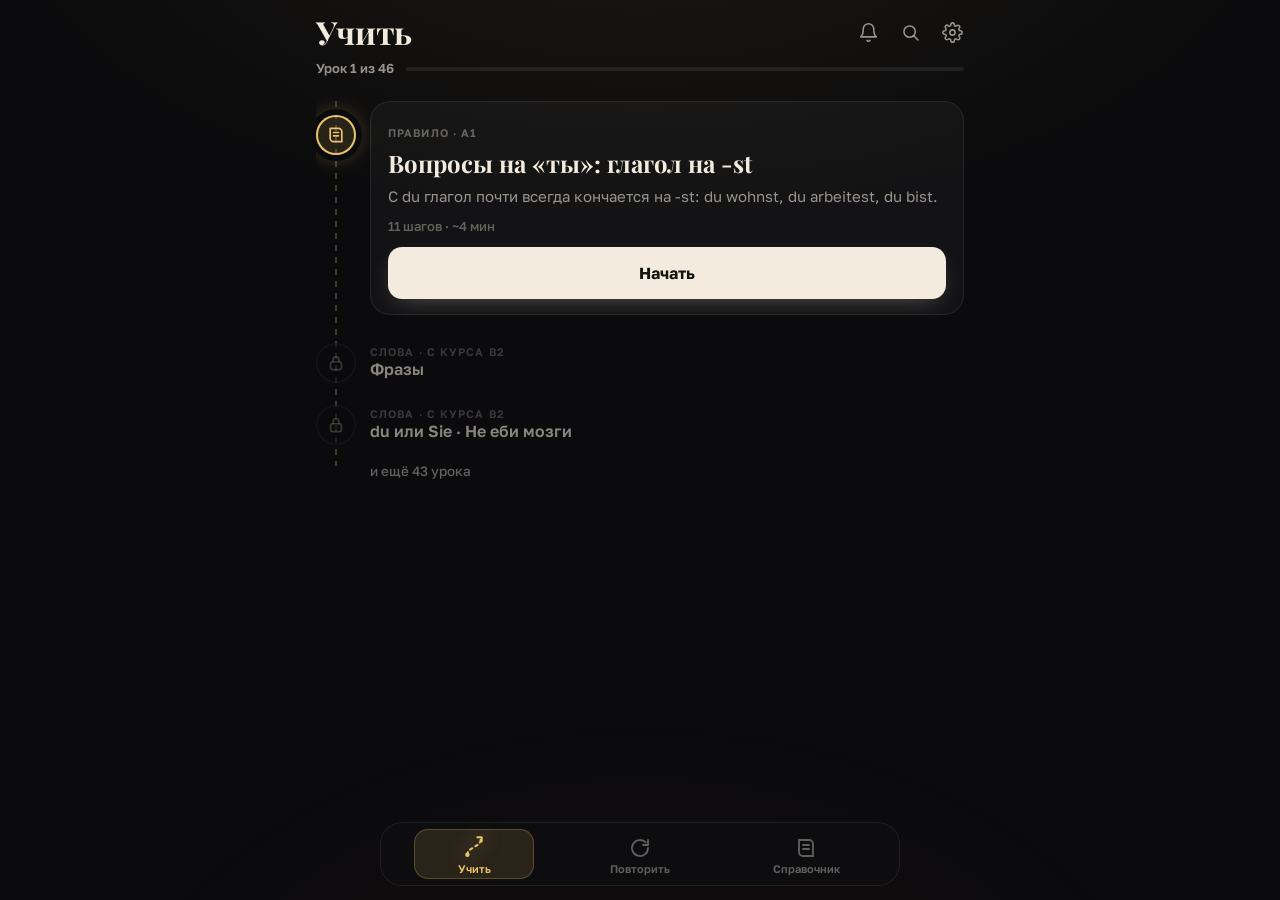
<file: index.html>
<!doctype html>
<html lang="ru">
<head>
<meta charset="utf-8">
<meta name="viewport" content="width=device-width, initial-scale=1, viewport-fit=cover, user-scalable=no">
<title>Мой немецкий</title>
<link rel="preconnect" href="https://fonts.googleapis.com">
<link rel="preconnect" href="https://fonts.gstatic.com" crossorigin>
<link rel="stylesheet" href="https://fonts.googleapis.com/css2?family=Golos+Text:wght@400;500;600;700&family=Playfair+Display:wght@700&family=PT+Serif:ital,wght@0,400;0,700;1,400&family=Caveat:wght@600;700&family=Nunito:wght@600;700;800;900&display=swap">
<script src="https://telegram.org/js/telegram-web-app.js"></script>
<script>
  // Версия: поднимать при каждом релизе (сбивает кэш)
  var V = '1.4';
  // Адрес воркера бота (без / в конце). Пусто — бот ещё не подключён, напоминание хранится только тут.
  window.MD_API = 'https://mein-deutsch-bot.1f8t8graf4.workers.dev';
  // вид (Кино / Учебник / Яркий) — сразу, до стилей, чтобы не мигало
  try { var o = JSON.parse(localStorage.getItem('md_v1') || '{}'); document.documentElement.dataset.skin = (o.opt && o.opt.skin) || 'kino'; } catch (e) { document.documentElement.dataset.skin = 'kino'; }
  document.write('<link rel="stylesheet" href="styles.css?v=' + V + '">');
</script>
</head>
<body>
<main id="main"></main>
<nav id="tabs">
  <button data-tab="learn"><svg viewBox="0 0 24 24"><path d="M6 20c0-4 3-5 6-7s6-3 6-7" fill="none" stroke="currentColor" stroke-width="1.8" stroke-linecap="round" stroke-dasharray="2.5 3"/><circle cx="6" cy="20" r="2" fill="currentColor"/><path d="M15 4h4v4" fill="none" stroke="currentColor" stroke-width="1.8" stroke-linecap="round" stroke-linejoin="round"/></svg><span>Учить</span></button>
  <button data-tab="rep"><svg viewBox="0 0 24 24"><path d="M20 12a8 8 0 1 1-2.3-5.6" fill="none" stroke="currentColor" stroke-width="1.8" stroke-linecap="round"/><path d="M20 4v5h-5" fill="none" stroke="currentColor" stroke-width="1.8" stroke-linecap="round" stroke-linejoin="round"/></svg><span>Повторить</span><i id="due" hidden></i></button>
  <button data-tab="ref"><svg viewBox="0 0 24 24"><path d="M5 4h10a4 4 0 0 1 4 4v12H9a4 4 0 0 1-4-4z" fill="none" stroke="currentColor" stroke-width="1.8"/><path d="M9 9h6M9 13h6" stroke="currentColor" stroke-width="1.8" stroke-linecap="round"/></svg><span>Справочник</span></button>
</nav>
<div id="ov"></div>
<script>document.write('<script src="data/all-data.js?v=' + V + '"><\/script><script src="remind.js?v=' + V + '"><\/script><script src="app.js?v=' + V + '"><\/script>');</script>
</body>
</html>
</file>
<file: styles.css>
/* «Мой немецкий» 1.2 — три вида на пробу: html[data-skin="kino" | "book" | "duo"] (выбор — ⚙ → «Вид»).
   Общая вёрстка — на переменных; ниже блоки каждого вида переопределяют цвета, шрифты и несколько компонентов
   (путь, шаг урока, кнопки, вкладки, итог урока). Тема Telegram не используется: app.js → skin() красит шапку под вид. */

/* ===== Кино (по умолчанию): тёмный, слоновая кость, золото, Playfair + Golos ===== */
:root{
  --bg:#0b0b0d; --sh:#151517; --card:rgba(255,255,255,.035); --card-ln:rgba(255,255,255,.08);
  --tx:#F3EBDD; --mut:rgba(243,235,221,.6); --dim:rgba(243,235,221,.38);
  --line:rgba(255,255,255,.08); --fill:rgba(255,255,255,.05); --fill2:rgba(255,255,255,.085);
  --acc:#E9C46A; --acc-bg:rgba(233,196,106,.12); --acc-ln:rgba(233,196,106,.26); --acc-tx:#151310;
  --btn:#F3EBDD; --btn-tx:#151310; --btn-sh:0 8px 24px -10px rgba(243,235,221,.35); --btn2:rgba(255,255,255,.085); --btn2-tx:#F3EBDD; --btn2-ln:transparent;
  --ok:#86CC9D; --ok-bg:rgba(134,204,157,.10); --bad:#EE8B80; --bad-bg:rgba(238,139,128,.10);
  --der:#8DB0EE; --die:#EE93A3; --das:#8FD0A4;
  --body:'Golos Text',-apple-system,BlinkMacSystemFont,'Segoe UI',Roboto,Arial,sans-serif; --ui:var(--body);
  --serif:'Playfair Display',Georgia,'Times New Roman',serif; --hand:var(--serif);
  --tab-bg:rgba(14,14,16,.9); --r:14px;
  --sb:env(safe-area-inset-bottom,0px);
  color-scheme:dark;
}
/* ===== Учебник: кремовая бумага, тёмно-синие чернила, красные пометки учителя ===== */
html[data-skin="book"]{
  --bg:#F4EEE1; --sh:#FBF7EE; --card:#FBF7EE; --card-ln:rgba(31,42,68,.14);
  --tx:#1F2A44; --mut:rgba(31,42,68,.68); --dim:rgba(31,42,68,.45);
  --line:rgba(31,42,68,.13); --fill:rgba(31,42,68,.04); --fill2:rgba(31,42,68,.075);
  --acc:#B83227; --acc-bg:rgba(184,50,39,.08); --acc-ln:rgba(184,50,39,.32); --acc-tx:#fff;
  --btn:#1F2A44; --btn-tx:#F8F3E7; --btn-sh:0 3px 0 rgba(31,42,68,.28); --btn2:transparent; --btn2-tx:#1F2A44; --btn2-ln:rgba(31,42,68,.3);
  --ok:#2E7D4F; --ok-bg:rgba(46,125,79,.09); --bad:#B83227; --bad-bg:rgba(184,50,39,.08);
  --der:#2D5BA8; --die:#B23A48; --das:#2E7D4F;
  --body:'PT Serif',Georgia,'Times New Roman',serif; --ui:'Golos Text',-apple-system,Roboto,Arial,sans-serif;
  --serif:'PT Serif',Georgia,serif; --hand:'Caveat','Segoe Print','Comic Sans MS',cursive;
  --tab-bg:rgba(244,238,225,.94); --r:10px;
  color-scheme:light;
}
/* ===== Яркий: белый, Nunito, объёмные кнопки, цветные узлы пути ===== */
html[data-skin="duo"]{
  --bg:#FFFFFF; --sh:#FFFFFF; --card:#FFFFFF; --card-ln:#E5E5E5;
  --tx:#3C3C3C; --mut:#6F6F6F; --dim:#AFAFAF;
  --line:#E5E5E5; --fill:#F7F7F7; --fill2:#EFEFEF;
  --acc:#58CC02; --acc-bg:#D7FFB8; --acc-ln:#58CC02; --acc-tx:#fff;
  --btn:#58CC02; --btn-tx:#fff; --btn-sh:0 4px 0 #58A700; --btn2:#fff; --btn2-tx:#1CB0F6; --btn2-ln:#E5E5E5;
  --ok:#58A700; --ok-bg:#D7FFB8; --bad:#EA2B2B; --bad-bg:#FFDFE0;
  --der:#1899D6; --die:#EA2B2B; --das:#58A700;
  --body:'Nunito','Arial Rounded MT Bold',-apple-system,Roboto,Arial,sans-serif; --ui:var(--body);
  --serif:var(--body); --hand:var(--body);
  --tab-bg:rgba(255,255,255,.96); --r:16px;
  --blue:#1CB0F6; --purple:#CE82FF; --gold:#FFC800;
  color-scheme:light;
}

/* ===== база ===== */
*{box-sizing:border-box;-webkit-tap-highlight-color:transparent}
html{background:var(--bg)}
body{margin:0;color:var(--tx);font:16px/1.5 var(--body);-webkit-text-size-adjust:100%;-webkit-font-smoothing:antialiased;
  padding-bottom:calc(92px + var(--sb));overflow-x:hidden}
body::before{content:"";position:fixed;inset:0;z-index:-1;pointer-events:none;
  background:radial-gradient(1100px 560px at 50% -12%,rgba(233,196,106,.075),transparent 62%),radial-gradient(900px 600px at 50% 120%,rgba(120,40,30,.10),transparent 60%)}
html[data-skin="book"] body::before{background:radial-gradient(900px 500px at 20% -10%,rgba(255,255,255,.7),transparent 60%),radial-gradient(800px 600px at 100% 110%,rgba(160,120,60,.10),transparent 60%)}
html[data-skin="duo"] body::before{display:none}
button{font:inherit;color:inherit;background:none;border:0;padding:0;cursor:pointer;text-align:inherit}
input,select{font:inherit;color:inherit}
[hidden]{display:none!important}
::selection{background:var(--acc-bg)}
.mut{color:var(--mut)}
svg{display:block}
.ic{width:40px;height:40px;border-radius:50%;display:grid;place-items:center;color:var(--mut);flex:0 0 auto;transition:color .15s,background .15s}
.ic svg{width:21px;height:21px;fill:none;stroke:currentColor;stroke-width:1.8;stroke-linecap:round;stroke-linejoin:round}
.ic:active{background:var(--fill2);color:var(--tx)}
@media (hover:hover){.ic:hover{color:var(--tx)}}
main{max-width:680px;margin:0 auto;padding:6px 16px 24px}
body.sub main{max-width:none;padding:0}

.hd{display:flex;align-items:center;gap:2px;margin:6px -8px 0 0}
.hd h1{flex:1;min-width:0;margin:0}
h1{font:700 32px/1.12 var(--serif);letter-spacing:-.005em;margin:8px 0 4px;text-wrap:balance}
h2{display:flex;align-items:baseline;gap:8px;font:600 12px/1.3 var(--ui);text-transform:uppercase;letter-spacing:.12em;color:var(--mut);margin:28px 0 2px}
h2 small{font-size:12px;letter-spacing:.04em;text-transform:none;color:var(--dim);font-weight:500}
.lead{color:var(--mut);margin:4px 0 14px;font-size:15px;line-height:1.45;text-wrap:pretty}
.lead.c{text-align:center;font-size:13.5px;color:var(--dim);margin-top:22px;text-wrap:balance}
.empty{text-align:center;color:var(--mut);padding:36px 12px;line-height:1.6}
.empty small{display:block;margin-top:6px;font-size:14px}
.kk{display:flex;align-items:baseline;gap:8px;font:600 12px/1.3 var(--ui);text-transform:uppercase;letter-spacing:.12em;color:var(--acc);margin:0 0 12px}
.kk small{font-size:12px;letter-spacing:.02em;text-transform:none;color:var(--dim);font-weight:500}

/* подвкладки текстом */
.stabs{position:relative;display:flex;gap:20px;margin:12px -16px 2px;padding:0 16px;overflow-x:auto;scrollbar-width:none;box-shadow:inset 0 -1px 0 var(--line)}
.stabs::-webkit-scrollbar{display:none}
.stabs button{position:relative;flex:none;height:44px;display:flex;align-items:center;gap:5px;color:var(--mut);font:600 15px/1 var(--ui);white-space:nowrap;transition:color .15s}
.stabs button small{font:600 12px/1 var(--ui);color:var(--dim);font-variant-numeric:tabular-nums}
.stabs button.on{color:var(--tx)}
.stabs button.on small{color:var(--acc)}
.stabs button.on::after{content:"";position:absolute;left:0;right:0;bottom:0;height:2px;border-radius:2px;background:var(--acc)}
@media (hover:hover){.stabs button:not(.on):hover{color:var(--tx)}}

/* списки: строки через тонкие линии */
.list{display:flex;flex-direction:column}
.list>*{border-bottom:1px solid var(--line)}
.list>*:last-child{border-bottom:0}

/* кнопки */
.btn{display:flex;align-items:center;justify-content:center;gap:8px;width:100%;min-height:52px;border-radius:var(--r);background:var(--btn);color:var(--btn-tx);
  font:700 16px/1 var(--ui);padding:0 18px;white-space:nowrap;transition:transform .12s,opacity .15s,box-shadow .12s;box-shadow:var(--btn-sh)}
.btn:active{transform:scale(.98)}
.btn.sec{background:var(--btn2);color:var(--btn2-tx);box-shadow:inset 0 0 0 1.5px var(--btn2-ln);font-weight:600}
.btn:disabled{opacity:.35;transform:none}

/* ===== путь уроков ===== */
.pth-top{display:flex;align-items:center;gap:12px;margin:10px 0 16px;font:600 13px/1 var(--ui);color:var(--mut);white-space:nowrap}
.pth-top .prog{flex:1}
.prog{height:4px;border-radius:2px;background:var(--line);overflow:hidden}
.prog i{display:block;height:100%;background:var(--acc);border-radius:2px;transition:width .4s}
.due-chip{display:flex;align-items:center;gap:10px;width:100%;margin:0 0 18px;padding:12px 14px;border-radius:var(--r);background:var(--acc-bg);box-shadow:inset 0 0 0 1px var(--acc-ln);font:600 15px/1 var(--ui)}
.due-chip svg{width:20px;height:20px;fill:none;stroke:var(--acc);stroke-width:2;stroke-linecap:round;stroke-linejoin:round}
.due-chip span{flex:1}
.due-chip b{min-width:26px;height:26px;padding:0 8px;border-radius:13px;background:var(--acc);color:var(--acc-tx);display:grid;place-items:center;font-size:13px}
.path{position:relative;display:flex;flex-direction:column;gap:6px;padding-bottom:10px}
.path::before{content:"";position:absolute;left:19px;top:10px;bottom:24px;width:2px;background:repeating-linear-gradient(var(--acc-ln) 0 6px,transparent 6px 12px)}
.node{position:relative;display:flex;align-items:center;gap:14px;width:100%;padding:8px 0}
.nd{position:relative;z-index:1;flex:none;width:40px;height:40px;border-radius:50%;display:grid;place-items:center;background:var(--bg);box-shadow:inset 0 0 0 1.5px var(--line);color:var(--dim)}
.nd svg{width:20px;height:20px;fill:none;stroke:currentColor;stroke-width:2;stroke-linecap:round;stroke-linejoin:round}
.nt{flex:1;min-width:0;display:flex;flex-direction:column}
.nt small,.nc small{font:600 11px/1.3 var(--ui);text-transform:uppercase;letter-spacing:.1em;color:var(--dim)}
.nt b{font-weight:600;font-size:16px;line-height:1.3;white-space:nowrap;overflow:hidden;text-overflow:ellipsis}
.nn{display:none;font-style:normal}
.node.done .nd{background:var(--acc);color:var(--acc-tx);box-shadow:none}
.node.done .nt b{color:var(--mut)}
.node.lock{opacity:.55}
.node.cur{align-items:flex-start;padding:10px 0 14px}
.node.cur .nd{width:40px;height:40px;background:var(--acc-bg);color:var(--acc);box-shadow:inset 0 0 0 2px var(--acc),0 0 0 6px var(--bg),0 0 22px rgba(233,196,106,.45);margin-top:14px}
.nc{flex:1;min-width:0;padding:18px 18px 16px;border-radius:20px;background:var(--card);box-shadow:inset 0 0 0 1px var(--card-ln)}
.nc b{display:block;font:700 24px/1.2 var(--serif);margin:6px 0 8px;text-wrap:balance}
.nc p{margin:0 0 12px;color:var(--mut);font-size:15px;line-height:1.45;display:-webkit-box;-webkit-line-clamp:3;-webkit-box-orient:vertical;overflow:hidden}
.nc .nm{display:block;font:500 13px/1 var(--ui);color:var(--dim);margin-bottom:14px}
.node.pop .nc{animation:pop .55s cubic-bezier(.2,1.4,.4,1) .15s backwards}
.pmore{align-self:flex-start;margin:0 0 4px 54px;color:var(--mut);font:600 13.5px/1 var(--ui);padding:8px 0}
.prest{margin:4px 0 0 54px;color:var(--dim);font:500 13.5px/1.3 var(--ui)}
.pfin{padding:18px;border-radius:20px;background:var(--card);box-shadow:inset 0 0 0 1px var(--card-ln);text-align:center}
.pfin b{font:700 24px/1.2 var(--serif)}
.pfin p{color:var(--mut);margin:6px 0 0}

/* ===== урок: один шаг на экран ===== */
.ls,.qz{max-width:640px;margin:0 auto;padding:0 16px calc(112px + var(--sb));min-height:100vh;display:flex;flex-direction:column}
.ls,.qz,.path{overflow-x:clip} /* шаг въезжает сбоку, змейка «Яркого» — страница не шире экрана */
.qtop{position:sticky;top:0;z-index:5;display:flex;align-items:center;gap:10px;padding:8px 0;margin-left:-8px;background:var(--bg)}
.qtop .prog{flex:1}
.qn{color:var(--mut);font:500 13.5px/1 var(--ui);font-variant-numeric:tabular-nums}
.lk{font:600 13.5px/1 var(--ui);color:var(--acc);padding:8px 2px}
.stp{padding:22px 20px 24px;margin-top:6px;border-radius:22px;background:var(--card);box-shadow:inset 0 0 0 1px var(--card-ln)}
.stp.in{animation:stepIn .38s cubic-bezier(.2,.9,.3,1) backwards}
.stp .new{animation:partIn .42s cubic-bezier(.2,.9,.3,1) backwards}
.lt{font:700 30px/1.15 var(--serif);margin:0 0 14px;text-wrap:balance}
.big{font:500 21px/1.45 var(--body);margin:0 0 18px;text-wrap:pretty}
html:not([data-skin]) .big,html[data-skin="kino"] .big{font-family:var(--serif);font-weight:700;font-size:22px;line-height:1.38}
.stp .ex1{border-top:1px solid var(--line)}
.wbig{font:700 44px/1.1 var(--serif);margin:4px 0 6px;overflow-wrap:anywhere}
.wbig b{font-weight:700}
.wact{display:flex;align-items:center;gap:2px;margin:0 0 10px -8px;flex-wrap:wrap}
.star{margin-left:6px;padding:8px 14px;border-radius:999px;background:var(--fill);box-shadow:inset 0 0 0 1px var(--line);font:600 14px/1 var(--ui);color:var(--mut);white-space:nowrap}
.star.on,.btn.on{color:var(--acc)}
.star.on{background:var(--acc-bg);box-shadow:inset 0 0 0 1px var(--acc-ln)}
.wru{font-size:21px;line-height:1.35;margin:0 0 6px}
.mis2{padding:12px 0;border-bottom:1px solid var(--line)}
.mis2:last-child{border-bottom:0}
.mis2 .lbl{font:600 11.5px/1.3 var(--ui);text-transform:uppercase;letter-spacing:.1em;color:var(--bad);margin-bottom:4px}
.mis2 .lbl.ok{color:var(--ok);margin-top:12px}
.mis2 .no{font-size:19px;color:var(--mut);text-decoration:line-through;text-decoration-color:var(--bad);text-decoration-thickness:2px}
.mis2 .yes{font-size:19px;font-weight:600}
.mis2 small{display:block;color:var(--mut);font-size:14.5px;margin-top:6px;line-height:1.45}
@keyframes stepIn{from{opacity:0;transform:translateX(26px)}}
@keyframes partIn{from{opacity:0;transform:translateY(12px)}}
@keyframes pop{0%{opacity:0;transform:scale(.9)}}

/* правило: схема, «когда что», примеры, ошибки */
.tbl{overflow-x:auto;margin:6px -4px 0;padding:0 4px}
.tbl table{border-collapse:collapse;width:100%;font-size:15px;font-family:var(--ui)}
.tbl th,.tbl td{text-align:left;padding:10px 14px 10px 0;border-bottom:1px solid var(--line);vertical-align:top}
.tbl th{font:600 11.5px/1.3 var(--ui);text-transform:uppercase;letter-spacing:.08em;color:var(--dim)}
.tbl tr:last-child td{border-bottom:0}
.tbl td:first-child{color:var(--mut)}
ul.when{margin:4px 0 0;padding:0;list-style:none;display:flex;flex-direction:column;gap:12px}
ul.when li{position:relative;padding-left:20px;font-size:17px;line-height:1.45}
ul.when li::before{content:"";position:absolute;left:3px;top:.62em;width:6px;height:6px;border-radius:50%;background:var(--acc)}
.ex{display:flex;gap:8px;align-items:flex-start;padding:12px 0}
.ex .tx{flex:1;min-width:0}
.ex .de{font-size:18.5px;line-height:1.45}
.ex .ru{color:var(--mut);font-size:14.5px;margin-top:2px}
.say{display:flex;flex:0 0 auto;margin:-2px -8px 0 0}
.say button{width:38px;height:38px;border-radius:50%;display:grid;place-items:center;color:var(--dim);transition:color .15s,background .15s}
.say svg{width:19px;height:19px;fill:none;stroke:currentColor;stroke-width:1.8;stroke-linecap:round;stroke-linejoin:round}
.say .slow svg,.ic.slow svg{width:21px;height:21px;stroke-width:1.6}
.say button:active{background:var(--fill2);color:var(--tx)}
@media (hover:hover){.say button:hover{color:var(--tx)}}
.w{cursor:pointer;border-radius:5px;padding:0 1px;margin:0 -1px;transition:background .12s}
.w:active,.w.on{background:var(--acc-bg)}
.w.xw{text-decoration:underline;text-decoration-style:dotted;text-decoration-color:var(--acc);text-underline-offset:5px;text-decoration-thickness:1.5px}

/* конспект и поиск — страница */
.pg{max-width:680px;margin:0 auto;padding:0 16px calc(104px + var(--sb))}
.pgh{position:sticky;top:0;z-index:5;display:flex;align-items:center;gap:6px;margin:0 -16px;padding:6px 16px 6px 8px;background:var(--bg)}
.pgh .t{flex:1;min-width:0;font:600 15px/1.2 var(--ui);color:var(--mut);white-space:nowrap;overflow:hidden;text-overflow:ellipsis}
.lv{font:700 11px/1 var(--ui);letter-spacing:.08em;color:var(--acc)}
.pgh .lv{padding-right:4px}
.pg .kk{margin:14px 0 0}
h1.pt{font-size:30px;margin:6px 0 6px}
.tags{display:flex;flex-wrap:wrap;gap:4px 12px;margin:0 0 18px;font:13px/1.4 var(--ui);color:var(--dim)}
.short{border-left:2px solid var(--acc);padding:2px 0 2px 14px;font-size:18px;line-height:1.45;font-weight:500}
.mis{padding:12px 0}
.mis .no{color:var(--dim);text-decoration:line-through;text-decoration-color:var(--bad);text-decoration-thickness:1.5px}
.mis .yes{font-weight:600;margin-top:2px}
.mis .yes::before{content:"✓ ";color:var(--ok)}
.mis small{display:block;color:var(--mut);font-size:14px;margin-top:4px;line-height:1.45}
.qref{padding:11px 0;font-size:15px}
.qref small{display:block;color:var(--dim);font:12.5px/1.4 var(--ui)}
.bar{position:fixed;left:0;right:0;bottom:0;z-index:15;padding:22px 16px calc(12px + var(--sb));background:linear-gradient(transparent,var(--bg) 42%)}
.bar .in{max-width:608px;margin:0 auto;display:flex;gap:8px}
.bar .btn.sec{width:auto;flex:0 0 auto;padding:0 16px;font-size:15px}
@media (max-width:380px){.bar .btn{font-size:15px;padding:0 12px}}
.srp .pgh{padding-right:16px}
.srch{flex:1;min-width:0;display:flex;align-items:center;gap:8px;height:42px;padding:0 4px 0 12px;border-radius:21px;background:var(--fill2);color:var(--dim)}
.srch>svg{width:18px;height:18px;flex:none;fill:none;stroke:currentColor;stroke-width:1.8;stroke-linecap:round}
.srch input{flex:1;min-width:0;height:100%;border:0;outline:0;background:none;color:var(--tx);font:16px var(--ui)}
.srch input::placeholder{color:var(--dim)}
.srch input::-webkit-search-cancel-button{display:none}
.srch .ic{width:34px;height:34px}
.srch .ic svg{width:16px;height:16px}
.tagq{display:flex;flex-wrap:wrap;gap:8px;margin-top:10px}
.tagq button{padding:7px 12px;border-radius:999px;background:var(--fill);box-shadow:inset 0 0 0 1px var(--line);color:var(--mut);font:14px/1.2 var(--ui)}
.tagq button.on{background:var(--acc-bg);box-shadow:inset 0 0 0 1px var(--acc-ln);color:var(--tx)}
.exq{padding-bottom:10px}
.exq .from{display:block;color:var(--acc);font:500 13.5px/1.4 var(--ui);margin-top:-4px}

/* строки справочника */
.rc,.rr,.pk,.wr{display:flex;align-items:center;gap:12px;width:100%;padding:14px 0}
.rc{align-items:flex-start}
.rc .tx,.rr .tx,.pk .tx,.wr .tx{flex:1;min-width:0}
.rc b,.rr b,.pk b,.wr b{display:block;font-weight:600;font-size:16.5px;line-height:1.3}
.rc p{margin:3px 0 0;color:var(--mut);font-size:14.5px;line-height:1.42;display:-webkit-box;-webkit-line-clamp:2;-webkit-box-orient:vertical;overflow:hidden}
.rc .mt{flex:none;display:flex;flex-direction:column;align-items:flex-end;gap:6px;padding-top:3px}
.pk small,.wr small{display:block;color:var(--mut);font-size:14px;line-height:1.38;margin-top:2px;white-space:nowrap;overflow:hidden;text-overflow:ellipsis}
.wr small{white-space:normal}
.chev{flex:none;color:var(--dim);font:400 22px/1 var(--ui);font-style:normal;transition:transform .2s}
.okm{flex:none;color:var(--ok)}
.okm svg{width:20px;height:20px;fill:none;stroke:currentColor;stroke-width:2.4;stroke-linecap:round;stroke-linejoin:round}
details.cat{border-bottom:1px solid var(--line)}
details.cat summary{display:flex;align-items:center;gap:12px;padding:16px 0;cursor:pointer;list-style:none}
details.cat summary::-webkit-details-marker{display:none}
details.cat summary .tx{flex:1;min-width:0}
details.cat summary b{display:block;font:700 19px/1.25 var(--serif)}
details.cat summary small{display:block;color:var(--mut);font:13.5px/1.4 var(--ui);margin-top:2px}
details.cat[open] summary .chev{transform:rotate(90deg)}
details.cat .list{margin:0 0 10px 12px;padding-left:14px;border-left:2px solid var(--acc-ln)}
.st{flex:none;font:500 12px/1 var(--ui);letter-spacing:.02em;white-space:nowrap}
.st-r{color:#C99A3E}.st-s{color:var(--bad)}.st-o{color:var(--der)}
.in-rep{flex:none;color:var(--ok);font:12.5px/1.3 var(--ui);white-space:nowrap}
.art-der{color:var(--der)}.art-die{color:var(--die)}.art-das{color:var(--das)}
.qi{padding:14px 0}
.qi .q{font-size:16px;line-height:1.45}
.ql{display:flex;flex-wrap:wrap;gap:4px 16px;margin-top:6px}
.ql button{color:var(--acc);font:500 14.5px/1.4 var(--ui);padding:2px 0}

/* «Мои слова» */
.dm-what{margin-top:12px}
.dm-what b{color:var(--tx)}
.dm-now{margin:0 0 16px}
.seg{display:flex;padding:3px;border-radius:12px;background:var(--fill);box-shadow:inset 0 0 0 1px var(--line);margin:0 0 12px}
.seg button{flex:1;height:36px;border-radius:9px;font:600 14.5px/1 var(--ui);color:var(--mut);display:flex;align-items:center;justify-content:center;gap:6px}
.seg button i{font-style:normal;font-size:12px;color:var(--dim)}
.seg button.on{background:var(--bg);color:var(--tx);box-shadow:0 1px 3px rgba(0,0,0,.25),inset 0 0 0 1px var(--line)}
.seg button.on i{color:var(--acc)}
.dm-tools{display:flex;gap:8px;align-items:center}
.dm-addb{width:auto;flex:none;min-height:42px;padding:0 14px;font-size:14.5px}
.dm-add{display:flex;flex-direction:column;gap:8px;margin:10px 0 0;padding:12px;border-radius:var(--r);background:var(--fill);box-shadow:inset 0 0 0 1px var(--line)}
.dm-add input{width:100%;min-width:0;height:42px;padding:0 12px;border-radius:10px;border:1px solid var(--line);background:var(--bg);color:var(--tx);font:15px var(--ui);outline:0}
.dm-add input:focus{border-color:var(--acc-ln)}
.dm-addr{display:flex;gap:8px}
.dm-addr input{flex:1}
.dm-addr .btn{width:auto;flex:none;min-height:42px;padding:0 16px;font-size:14.5px}
.dm-tagq{margin:12px 0 0}
.dm{padding:12px 0}
.dm-h{display:flex;align-items:center;gap:10px}
.dm-h b{flex:1;min-width:0;font-size:17px;font-weight:700;overflow-wrap:anywhere}
.dots{display:flex;gap:3px;flex:none}
.dots i{width:6px;height:6px;border-radius:50%;background:var(--line)}
.dots i.on{background:var(--acc)}
.dm-del{width:32px;height:32px;margin-right:-6px}
.dm-del svg{width:16px;height:16px}
.dm-ru{font-size:15.5px;margin-top:1px}
.dm-line{color:var(--mut);font-size:14px;margin-top:4px;font-style:italic}
.dm-tags{display:flex;flex-wrap:wrap;gap:4px 10px;margin-top:4px;font:12.5px/1.3 var(--ui);color:var(--acc)}
.dm-tags i{font-style:normal}
.dm-acts{display:flex;align-items:center;gap:10px;margin:4px 0 0 -8px;flex-wrap:wrap}
.dm-acts .ic{width:34px;height:34px}
.dm-acts .ic svg{width:18px;height:18px}
.dm-src{color:var(--acc);font:500 13.5px/1 var(--ui)}
.dm-st{margin-left:auto;font:12.5px/1.3 var(--ui);color:var(--dim)}
.dm-st.on{color:var(--acc)}
.dm-st.ok{color:var(--ok)}

/* «Повторить» */
.rep{text-align:center;padding:30px 0 6px}
.rep .big{font:700 84px/1 var(--serif);margin:0;font-variant-numeric:lining-nums}
.rep .done{font:700 28px/1.2 var(--serif)}
.rep .sub{color:var(--mut);margin:8px 0 22px;text-wrap:balance}
.rep .btn{max-width:340px;margin:0 auto}
.stats{display:grid;grid-template-columns:repeat(3,1fr);margin-top:30px;border-top:1px solid var(--line);border-bottom:1px solid var(--line)}
.stats div{display:flex;flex-direction:column;align-items:center;gap:2px;padding:14px 4px}
.stats div+div{border-left:1px solid var(--line)}
.stats b{font:700 26px/1.1 var(--serif);font-variant-numeric:lining-nums tabular-nums}
.stats span{font:12.5px/1.3 var(--ui);color:var(--mut)}

/* нижние вкладки */
#tabs{position:fixed;left:50%;bottom:0;z-index:30;width:min(520px,100%);transform:translateX(-50%);display:grid;grid-template-columns:repeat(3,1fr);
  padding:6px 10px calc(6px + var(--sb));background:var(--tab-bg);-webkit-backdrop-filter:saturate(160%) blur(22px);backdrop-filter:saturate(160%) blur(22px);border-top:1px solid var(--line)}
#tabs button{position:relative;display:flex;flex-direction:column;align-items:center;gap:3px;padding:7px 0 5px;color:var(--dim);font:600 11px/1 var(--ui);transition:color .2s}
#tabs button span{position:relative;z-index:1}
#tabs svg{position:relative;z-index:1;width:24px;height:24px;transition:transform .35s cubic-bezier(.3,1.6,.5,1)}
#tabs button::before{content:"";position:absolute;inset:0 14%;border-radius:14px;background:var(--acc-bg);box-shadow:inset 0 0 0 1px var(--acc-ln);opacity:0;transform:scale(.85);transition:opacity .2s,transform .3s cubic-bezier(.3,1.4,.5,1)}
#tabs button.on{color:var(--acc)}
#tabs button.on::before{opacity:1;transform:none}
#tabs button.on svg{transform:translateY(-2px) scale(1.1);filter:drop-shadow(0 0 8px rgba(233,196,106,.55))}
#due{position:absolute;z-index:2;top:2px;left:calc(50% + 7px);min-width:18px;height:18px;padding:0 5px;border-radius:9px;background:var(--acc);color:var(--acc-tx);
  font:700 11px/18px var(--ui);font-style:normal;text-align:center;font-variant-numeric:tabular-nums}
@media (min-width:600px){#tabs{bottom:14px;border:1px solid var(--line);border-radius:22px;padding-bottom:6px}}
body.sub #tabs{display:none}
body.sub{padding-bottom:0}

/* шторка */
#ov{position:fixed;inset:0;z-index:50;pointer-events:none}
.dim{position:absolute;inset:0;background:rgba(0,0,0,.55);opacity:0;transition:opacity .22s;pointer-events:auto}
.sh{position:absolute;left:0;right:0;bottom:0;max-height:88vh;overflow-y:auto;background:var(--sh);border-top:1px solid var(--line);border-radius:22px 22px 0 0;
  padding:8px 20px calc(20px + var(--sb));transform:translateY(100%);transition:transform .28s cubic-bezier(.2,.8,.2,1);pointer-events:auto;overscroll-behavior:contain}
.sh::before{content:"";display:block;width:38px;height:4px;border-radius:2px;background:var(--line);margin:0 auto 12px}
#ov.open .dim{opacity:1}#ov.open .sh{transform:none}
@media (min-width:760px){.sh{left:50%;right:auto;width:520px;top:50%;bottom:auto;max-height:84vh;border:1px solid var(--line);border-radius:22px;padding-top:22px;
  transform:translate(-50%,-46%);opacity:0;transition:transform .25s,opacity .2s}
  #ov.open .sh{transform:translate(-50%,-50%);opacity:1}.sh::before{display:none}}
.sh h3{margin:0 0 2px;font:700 28px/1.2 var(--serif);display:flex;align-items:center;gap:8px;flex-wrap:wrap}
.sh h3 .ic{margin-left:-4px}
.sh .base{color:var(--mut);font-size:15px}
.sh .base b{color:var(--tx)}
.sh .ru{font-size:19px;margin:10px 0 4px}
.sh .note{color:var(--mut);font-size:14.5px;margin:6px 0;line-height:1.45}
.sh .xp{border-left:2px solid var(--acc);padding:2px 0 2px 12px;margin:12px 0 4px;font-size:15.5px;color:var(--mut)}
.sh .xp b{display:block;color:var(--tx);font-weight:600}
.sh .ex{border-top:1px solid var(--line);margin-top:10px}
.kv{display:grid;grid-template-columns:auto 1fr;gap:6px 14px;margin:12px 0;font-size:15px}
.kv dt{color:var(--dim);font-family:var(--ui)}.kv dd{margin:0;min-width:0}
.sh .acts{display:flex;gap:8px;margin-top:16px}
.sh .acts .btn.sec{flex:0 1 auto}
.sw-row{display:flex;align-items:center;justify-content:space-between;gap:14px;padding:14px 0;border-bottom:1px solid var(--line);font-family:var(--ui)}
.sw-row.col{flex-direction:column;align-items:stretch}
.sw-row:last-of-type{border-bottom:0}
.sw-row small{display:block;color:var(--mut);font-size:13.5px}
.sw{position:relative;width:50px;height:30px;border-radius:15px;background:var(--fill2);box-shadow:inset 0 0 0 1px var(--line);flex:0 0 auto;transition:background .2s}
.sw::after{content:"";position:absolute;top:3px;left:3px;width:24px;height:24px;border-radius:50%;background:#fff;box-shadow:0 1px 3px rgba(0,0,0,.35);transition:transform .22s cubic-bezier(.3,1.4,.5,1)}
.sw.on{background:var(--acc)}.sw.on::after{transform:translateX(20px)}
.sh select{background:var(--fill2);border:1px solid var(--line);border-radius:10px;padding:8px 10px;color:var(--tx)}
.sh select option{background:var(--sh)}
.rst{flex:none;padding:8px 14px;border-radius:999px;background:var(--bad-bg);color:var(--bad);font:600 14.5px/1 var(--ui);white-space:nowrap}
.ver{text-align:center;color:var(--dim);font:13px/1.4 var(--ui);margin:14px 0 0}
.skins{display:grid;grid-template-columns:repeat(3,1fr);gap:8px}
.skins button{display:flex;flex-direction:column;align-items:center;gap:6px;padding:8px 4px 10px;border-radius:14px;box-shadow:inset 0 0 0 1px var(--line);font:600 13.5px/1 var(--ui);color:var(--mut)}
.skins button.on{box-shadow:inset 0 0 0 2px var(--acc);color:var(--tx)}
.sk{width:100%;height:54px;border-radius:10px;display:grid;place-items:center;font-style:normal}
.sk b{font-size:24px;line-height:1}
.sk-kino{background:#0b0b0d;box-shadow:inset 0 0 0 1px rgba(255,255,255,.1)}.sk-kino b{font-family:'Playfair Display',serif;color:#E9C46A}
.sk-book{background:#F4EEE1;box-shadow:inset 0 0 0 1px rgba(31,42,68,.15)}.sk-book b{font-family:'Caveat',cursive;font-size:30px;color:#B83227}
.sk-duo{background:#fff;box-shadow:inset 0 0 0 1px #E5E5E5}.sk-duo b{font-family:'Nunito',sans-serif;font-weight:900;color:#58CC02}

/* задания */
.qz .stp{margin-top:6px}
.qk{font:600 12px/1.3 var(--ui);text-transform:uppercase;letter-spacing:.12em;color:var(--mut);margin:0 0 10px}
.qq{font-size:22px;line-height:1.42;margin:0 0 18px;font-weight:500}
.qq.qw{display:flex;align-items:center;gap:4px;flex-wrap:wrap}
.qq.big{font:700 34px/1.2 var(--serif);margin-bottom:6px}
.qq .gap{display:inline-block;min-width:72px;border-bottom:2px solid var(--acc);text-align:center;color:var(--acc);font-weight:600}
.qhint{color:var(--mut);font-size:15px;margin:-8px 0 18px}
.opts{display:flex;flex-direction:column;gap:8px}
.opt{width:100%;min-height:54px;background:var(--fill);box-shadow:inset 0 0 0 1px var(--line);border-radius:var(--r);padding:12px 16px;font:17px/1.35 var(--body);transition:box-shadow .15s,background .15s}
.opt:active{background:var(--fill2)}
.opt.sel{box-shadow:inset 0 0 0 2px var(--acc);background:var(--acc-bg)}
.opt.ok{box-shadow:inset 0 0 0 2px var(--ok);background:var(--ok-bg);color:var(--tx)}
.opt.bad{box-shadow:inset 0 0 0 2px var(--bad);background:var(--bad-bg)}
.opt:disabled{color:var(--tx);cursor:default}
.opt:disabled:not(.ok):not(.bad){opacity:.5}
.arts{display:grid;grid-template-columns:repeat(3,1fr);gap:8px}
.arts .opt{text-align:center;font-weight:700;font-size:19px}
.pairs{display:grid;grid-template-columns:1fr 1fr;gap:8px}
.pairs>div{display:flex;flex-direction:column;gap:8px;min-width:0}
.pairs .opt{min-height:58px;font-size:15.5px;text-align:center;overflow-wrap:anywhere;padding:10px}
.pairs .opt.ok{opacity:.55}
.slots{min-height:60px;display:flex;flex-wrap:wrap;gap:6px;align-content:flex-start;padding:10px;border-radius:var(--r);margin-bottom:14px;border:1.5px dashed var(--line)}
.slots.ok{border:1.5px solid var(--ok);background:var(--ok-bg)}.slots.bad{border:1.5px solid var(--bad);background:var(--bad-bg)}
.tiles,.errs{display:flex;flex-wrap:wrap;gap:7px}
.tile{padding:9px 13px;border-radius:11px;background:var(--fill2);box-shadow:inset 0 0 0 1px var(--line);font:17px/1.2 var(--body);transition:transform .12s}
.tile:active{transform:scale(.96)}
.slots .tile{background:var(--acc-bg);box-shadow:inset 0 0 0 1px var(--acc-ln)}
.tile.ok{background:var(--ok-bg);box-shadow:inset 0 0 0 1.5px var(--ok);color:var(--ok)}.tile.bad{background:var(--bad-bg);box-shadow:inset 0 0 0 1.5px var(--bad);color:var(--bad)}
.tile.used{visibility:hidden}
.typ{width:100%;min-height:54px;border-radius:var(--r);border:1.5px solid var(--line);background:var(--fill);padding:10px 14px;font:18px var(--body);outline:0;color:var(--tx)}
.typ:focus{border-color:var(--acc-ln)}
.typ.bad{border-color:var(--bad)}
.qgo{margin-top:16px}
.fb{margin-top:20px;border-left:3px solid var(--line);padding:2px 0 2px 14px;line-height:1.45}
.fb.ok{border-color:var(--ok)}.fb.bad{border-color:var(--bad)}
.fb .h{font:700 17px/1.3 var(--ui);margin-bottom:4px}
.fb.ok .h{color:var(--ok)}.fb.bad .h{color:var(--bad)}
.fb .rl{color:var(--mut);font-size:14.5px;margin-top:8px}
.fb .ex{padding:8px 0 0}
.fb .no{color:var(--dim);text-decoration-color:var(--bad)}
.fb .yes{color:var(--ok)}
.fb .w2{margin-top:4px}
.res{text-align:center;padding:56px 10px 20px}
.res .big{font:700 72px/1 var(--serif);font-variant-numeric:lining-nums}
.res p{color:var(--mut);margin:10px 0 0}
/* итог урока */
.lend{position:relative;overflow:hidden}
.lend .res{padding-top:15vh}
.medal{width:96px;height:96px;margin:0 auto 18px;border-radius:50%;display:grid;place-items:center;background:var(--acc-bg);box-shadow:inset 0 0 0 2px var(--acc),0 0 60px rgba(233,196,106,.35);color:var(--acc);animation:medal .7s cubic-bezier(.2,1.5,.4,1) backwards}
.medal svg{width:48px;height:48px;fill:none;stroke:currentColor;stroke-width:2.6;stroke-linecap:round;stroke-linejoin:round}
.lend .lt{font:700 34px/1.15 var(--serif);margin:0}
.stamp,.confetti{display:none}
@keyframes medal{0%{opacity:0;transform:scale(.4) rotate(-20deg)}}

/* тост */
.toast{position:fixed;left:50%;bottom:calc(98px + var(--sb));transform:translateX(-50%);z-index:80;background:var(--sh);color:var(--tx);box-shadow:0 10px 30px rgba(0,0,0,.25),inset 0 0 0 1px var(--line);
  padding:10px 16px;border-radius:12px;font:14.5px/1.35 var(--ui);max-width:calc(100vw - 32px);width:max-content;text-align:center;animation:tin .2s}
body.sub .toast{bottom:calc(84px + var(--sb))}
@keyframes tin{from{opacity:0;transform:translate(-50%,8px)}}

/* ===================== вид «Учебник» ===================== */
html[data-skin="book"] body{font-size:17px}
html[data-skin="book"] h1{font-weight:700;letter-spacing:0}
html[data-skin="book"] .hd h1{font-size:30px}
html[data-skin="book"] .kk{font:700 24px/1 var(--hand);text-transform:none;letter-spacing:0;color:var(--acc);transform:rotate(-1.5deg);transform-origin:left}
html[data-skin="book"] .kk small{font:14px var(--ui);transform:none;color:var(--dim)}
html[data-skin="book"] h2{font-family:var(--ui)}
html[data-skin="book"] .stabs button.on::after{height:3px;border-radius:0;background:var(--acc);transform:skewX(-12deg)}
/* путь — как оглавление учебника */
html[data-skin="book"] .path::before{display:none}
html[data-skin="book"] .path{gap:0}
html[data-skin="book"] .node{padding:12px 0;border-bottom:1px dotted var(--card-ln);gap:12px}
html[data-skin="book"] .node .nd{width:30px;height:30px;background:none;box-shadow:none}
html[data-skin="book"] .node.done .nd{color:var(--acc);background:none}
html[data-skin="book"] .node.done .nd svg{width:26px;height:26px;stroke-width:3;transform:rotate(-8deg)}
html[data-skin="book"] .nn{display:inline;font:italic 400 15px/1 var(--serif);color:var(--dim);margin-right:6px}
html[data-skin="book"] .nt small,html[data-skin="book"] .nc small{font-family:var(--ui)}
html[data-skin="book"] .nc small{display:block;margin-bottom:8px}
html[data-skin="book"] .node.cur{border-bottom:0;padding:16px 0}
html[data-skin="book"] .node.cur .nd{display:none}
html[data-skin="book"] .nc{position:relative;border-radius:4px;padding:22px 20px 18px 34px;box-shadow:0 1px 0 rgba(31,42,68,.08),0 8px 24px -14px rgba(31,42,68,.4);
  background:linear-gradient(90deg,transparent 22px,rgba(184,50,39,.35) 22px 23.5px,transparent 23.5px),repeating-linear-gradient(transparent 0 27px,rgba(45,91,168,.13) 27px 28px),var(--card)}
html[data-skin="book"] .nc b{font-size:26px;background:linear-gradient(transparent 58%,rgba(255,214,0,.55) 58% 92%,transparent 92%);display:inline}
html[data-skin="book"] .nc b+p{margin-top:12px}
html[data-skin="book"] .node.lock .nn,html[data-skin="book"] .node.done .nn{font-size:14px}
html[data-skin="book"] .pmore,html[data-skin="book"] .prest{margin-left:0}
html[data-skin="book"] .due-chip{border-radius:4px;background:none;box-shadow:inset 0 0 0 1.5px var(--acc-ln)}
html[data-skin="book"] .due-chip b{border-radius:4px}
/* шаг урока — лист в линейку с полями */
html[data-skin="book"] .stp{border-radius:4px;padding:24px 18px 26px 34px;box-shadow:0 1px 0 rgba(31,42,68,.08),0 10px 28px -16px rgba(31,42,68,.45);
  background:linear-gradient(90deg,transparent 22px,rgba(184,50,39,.35) 22px 23.5px,transparent 23.5px),repeating-linear-gradient(transparent 0 29px,rgba(45,91,168,.12) 29px 30px),var(--card)}
html[data-skin="book"] .lt{font-size:28px}
html[data-skin="book"] .big{font-size:20px;font-style:italic}
html[data-skin="book"] ul.when li::before{content:"—";width:auto;height:auto;background:none;color:var(--acc);top:0;left:0;font-weight:700}
html[data-skin="book"] .mis2 .lbl{font:700 22px/1 var(--hand);text-transform:none;letter-spacing:0}
html[data-skin="book"] .mis2 .no{text-decoration-thickness:2.5px;text-decoration-color:rgba(184,50,39,.85)}
html[data-skin="book"] .w.xw{text-decoration-style:wavy;text-decoration-color:var(--acc)}
html[data-skin="book"] .btn{border-radius:6px;letter-spacing:.01em}
html[data-skin="book"] .opt{border-radius:6px;background:var(--card)}
html[data-skin="book"] .medal{border-radius:50%;background:none;box-shadow:none;width:auto;height:auto;display:none}
html[data-skin="book"] .stamp{display:inline-block;margin:0 auto 22px;padding:10px 22px;border:3px solid var(--acc);border-radius:10px;color:var(--acc);
  font:700 46px/1 var(--hand);transform:rotate(-8deg);opacity:.92;animation:stamp .55s cubic-bezier(.2,1.3,.4,1) .1s backwards;box-shadow:inset 0 0 0 2px rgba(184,50,39,.18)}
@keyframes stamp{0%{opacity:0;transform:scale(2.2) rotate(-14deg)}}
html[data-skin="book"] #tabs button.on svg{filter:none}
html[data-skin="book"] #tabs button::before{border-radius:6px;background:none;box-shadow:inset 0 -3px 0 var(--acc)}
html[data-skin="book"] .seg button.on{box-shadow:0 1px 2px rgba(31,42,68,.2),inset 0 0 0 1px var(--line);background:var(--card)}
html[data-skin="book"] .dm-tags,html[data-skin="book"] .dm-src{font-family:var(--hand);font-size:18px}
html[data-skin="book"] .dim{background:rgba(31,42,68,.35)}

/* ===================== вид «Яркий» ===================== */
html[data-skin="duo"] h1,html[data-skin="duo"] .lt,html[data-skin="duo"] .nc b,html[data-skin="duo"] .wbig,html[data-skin="duo"] .qq.big,html[data-skin="duo"] .rep .big,html[data-skin="duo"] .stats b,
html[data-skin="duo"] .res .big,html[data-skin="duo"] details.cat summary b,html[data-skin="duo"] .sh h3,html[data-skin="duo"] .pfin b{font-weight:900;letter-spacing:-.01em}
html[data-skin="duo"] .hd h1{font-size:28px}
html[data-skin="duo"] .kk{font-weight:800;color:var(--blue);letter-spacing:.08em}
html[data-skin="duo"] h2{font-weight:800}
html[data-skin="duo"] b,html[data-skin="duo"] .rr b,html[data-skin="duo"] .pk b,html[data-skin="duo"] .wr b{font-weight:800}
html[data-skin="duo"] .btn{font-weight:800;text-transform:uppercase;letter-spacing:.06em;font-size:15px;border-radius:16px;margin-bottom:4px}
html[data-skin="duo"] .btn:active{transform:translateY(4px);box-shadow:none}
html[data-skin="duo"] .btn.sec{box-shadow:inset 0 0 0 2px var(--btn2-ln),0 4px 0 var(--btn2-ln)}
html[data-skin="duo"] .btn.sec:active{box-shadow:inset 0 0 0 2px var(--btn2-ln)}
html[data-skin="duo"] .prog{height:14px;border-radius:7px;background:#E5E5E5}
html[data-skin="duo"] .prog i{border-radius:7px;background:linear-gradient(#89E219 0 30%,#58CC02 30%)}
html[data-skin="duo"] .opt,html[data-skin="duo"] .tile{background:#fff;box-shadow:inset 0 0 0 2px #E5E5E5,0 3px 0 #E5E5E5;font-weight:700}
html[data-skin="duo"] .opt.ok,html[data-skin="duo"] .tile.ok{background:var(--ok-bg);box-shadow:inset 0 0 0 2px #58CC02,0 3px 0 #58A700;color:#58A700}
html[data-skin="duo"] .opt.bad,html[data-skin="duo"] .tile.bad{background:var(--bad-bg);box-shadow:inset 0 0 0 2px #FF4B4B,0 3px 0 #EA2B2B;color:#EA2B2B}
html[data-skin="duo"] .opt.sel{background:#DDF4FF;box-shadow:inset 0 0 0 2px #84D8FF,0 3px 0 #1CB0F6;color:#1899D6}
html[data-skin="duo"] .slots .tile{background:#DDF4FF;box-shadow:inset 0 0 0 2px #84D8FF,0 3px 0 #84D8FF}
html[data-skin="duo"] .stp{background:none;box-shadow:none;padding:16px 4px 20px}
html[data-skin="duo"] .wbig{font-size:46px}
html[data-skin="duo"] .big{font-weight:800;font-size:21px}
html[data-skin="duo"] ul.when li{padding:12px 14px 12px 44px;border-radius:16px;box-shadow:inset 0 0 0 2px #E5E5E5;font-weight:700}
html[data-skin="duo"] ul.when li::before{left:14px;top:15px;width:18px;height:18px;background:var(--gold);box-shadow:0 2px 0 #E0A800}
html[data-skin="duo"] .mis2{padding:14px;border-radius:16px;box-shadow:inset 0 0 0 2px #E5E5E5;margin-bottom:10px;border:0}
html[data-skin="duo"] .mis2 .lbl{font-weight:900}
html[data-skin="duo"] .star.on{color:#E0A800;background:#FFF4CC;box-shadow:inset 0 0 0 2px #FFC800}
html[data-skin="duo"] .btn.on{color:var(--btn-tx)}
/* путь — змейка из круглых узлов */
html[data-skin="duo"] .path::before{display:none}
html[data-skin="duo"] .path{align-items:center;gap:18px;padding-top:6px}
html[data-skin="duo"] .node{flex-direction:column;gap:6px;width:auto;padding:0;transform:translateX(calc(var(--zz) * 48px));text-align:center}
html[data-skin="duo"] .node .nd{width:68px;height:62px;border-radius:50%;color:#fff;box-shadow:0 7px 0 #4CAD02;background:var(--acc)}
html[data-skin="duo"] .node .nd svg{width:30px;height:30px;stroke-width:2.6}
html[data-skin="duo"] .node.k-w .nd{background:var(--blue);box-shadow:0 7px 0 #1899D6}
html[data-skin="duo"] .node.k-q .nd{background:var(--purple);box-shadow:0 7px 0 #A568CC}
html[data-skin="duo"] .node.done .nd{background:var(--gold);box-shadow:0 7px 0 #E0A800;color:#fff}
html[data-skin="duo"] .node.lock{opacity:1}
html[data-skin="duo"] .node.lock .nd{background:#E5E5E5;box-shadow:0 7px 0 #CECECE;color:#AFAFAF}
html[data-skin="duo"] .nt{align-items:center;max-width:190px;margin-top:6px}
html[data-skin="duo"] .nt small{display:none}
html[data-skin="duo"] .nt b{font-size:14px;color:var(--mut)}
html[data-skin="duo"] .nt b{max-width:100%}
html[data-skin="duo"] .node.cur{flex-direction:column;align-items:center;width:100%;transform:none;padding:6px 0 0}
html[data-skin="duo"] .node.cur .nd{width:84px;height:76px;margin:0;animation:bounce 1.8s ease-in-out infinite;box-shadow:0 8px 0 #4CAD02,0 0 0 8px #fff,0 0 0 12px #E5E5E5}
html[data-skin="duo"] .node.cur.k-w .nd{box-shadow:0 8px 0 #1899D6,0 0 0 8px #fff,0 0 0 12px #E5E5E5}
html[data-skin="duo"] .node.cur.k-q .nd{box-shadow:0 8px 0 #A568CC,0 0 0 8px #fff,0 0 0 12px #E5E5E5}
html[data-skin="duo"] .nc{position:relative;width:100%;margin-top:18px;border-radius:18px;box-shadow:inset 0 0 0 2px #E5E5E5,0 4px 0 #E5E5E5;text-align:center}
html[data-skin="duo"] .nc::before{content:"";position:absolute;left:50%;top:-9px;width:16px;height:16px;background:#fff;border-left:2px solid #E5E5E5;border-top:2px solid #E5E5E5;transform:translateX(-50%) rotate(45deg)}
html[data-skin="duo"] .nc small{color:var(--blue);font-weight:800}
html[data-skin="duo"] .nc b{font-size:22px}
html[data-skin="duo"] .pmore,html[data-skin="duo"] .prest{margin:0;text-align:center;align-self:center;font-weight:800}
html[data-skin="duo"] .pfin{box-shadow:inset 0 0 0 2px #E5E5E5,0 4px 0 #E5E5E5}
@keyframes bounce{0%,100%{transform:translateY(0)}50%{transform:translateY(-7px)}}
html[data-skin="duo"] .due-chip{background:#FFF4CC;box-shadow:inset 0 0 0 2px #FFC800,0 4px 0 #FFC800;font-weight:800;color:#B07A00}
html[data-skin="duo"] .due-chip svg{stroke:#E0A800}
html[data-skin="duo"] .due-chip b{background:#FFC800;color:#fff}
html[data-skin="duo"] #tabs{border-top:2px solid #E5E5E5}
html[data-skin="duo"] #tabs button{color:#AFAFAF;font-weight:800}
html[data-skin="duo"] #tabs button.on{color:var(--blue)}
html[data-skin="duo"] #tabs button::before{background:#DDF4FF;box-shadow:inset 0 0 0 2px #84D8FF;border-radius:14px}
html[data-skin="duo"] #tabs button.on svg{filter:none}
html[data-skin="duo"] #due{background:#FF4B4B;color:#fff}
html[data-skin="duo"] .seg{background:#F7F7F7;box-shadow:inset 0 0 0 2px #E5E5E5;border-radius:14px}
html[data-skin="duo"] .seg button.on{box-shadow:inset 0 0 0 2px #84D8FF;background:#DDF4FF;color:#1899D6}
html[data-skin="duo"] .stabs button.on{color:var(--blue)}
html[data-skin="duo"] .stabs button.on::after{background:var(--blue);height:3px}
html[data-skin="duo"] .stabs button.on small{color:var(--blue)}
html[data-skin="duo"] .medal{background:var(--acc);color:#fff;box-shadow:0 8px 0 #58A700;width:110px;height:104px}
html[data-skin="duo"] .lend .lt{color:var(--acc)}
html[data-skin="duo"] .confetti{display:block;position:absolute;inset:0;pointer-events:none;overflow:hidden}
html[data-skin="duo"] .confetti i{position:absolute;top:-20px;left:var(--x);width:10px;height:16px;border-radius:3px;animation:conf 2.4s cubic-bezier(.3,.5,.6,1) var(--d) forwards;transform:rotate(var(--r))}
@keyframes conf{to{transform:translateY(105vh) rotate(calc(var(--r) + 540deg))}}
html[data-skin="duo"] .dim{background:rgba(0,0,0,.4)}
html[data-skin="duo"] .sh{border-top:2px solid #E5E5E5}
html[data-skin="duo"] .fb{border-left-width:4px}

@media (prefers-reduced-motion:reduce){*{transition:none!important;animation:none!important}}

/* ===== 1.4 — будильники: колокольчик в шапке (сама шторка — стили в remind.js) ===== */
.ic.bell{position:relative}
.ic.bell.has::after{content:"";position:absolute;top:9px;right:9px;width:7px;height:7px;border-radius:50%;background:var(--acc);box-shadow:0 0 0 2px var(--bg)}
</file>
